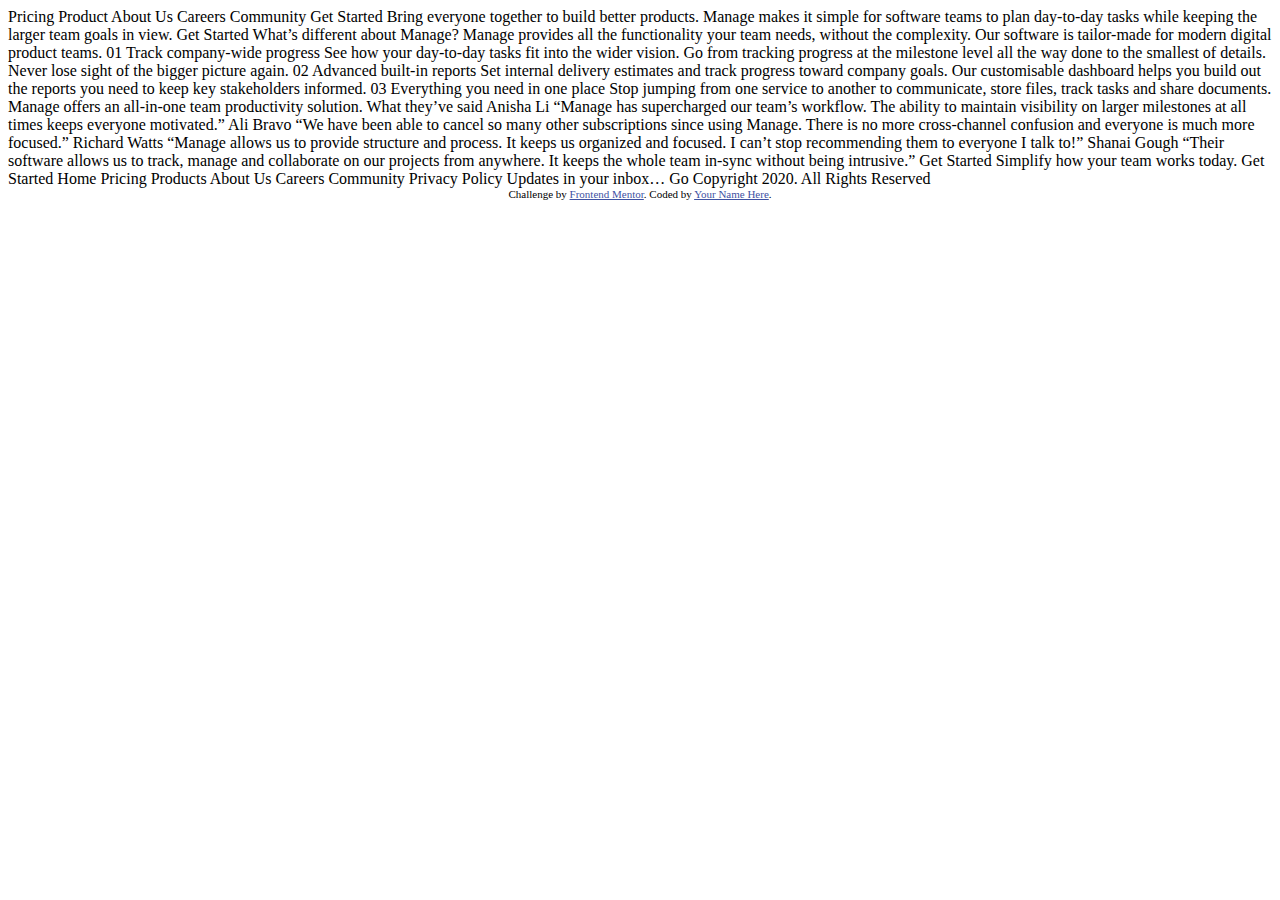
<file: challenge/index.html>
<!DOCTYPE html>
<html lang="en">
<head>
  <meta charset="UTF-8">
  <meta name="viewport" content="width=device-width, initial-scale=1.0"> <!-- displays site properly based on user's device -->

  <link rel="icon" type="image/png" sizes="32x32" href="./images/favicon-32x32.png">
  
  <title>Frontend Mentor | Manage landing page</title>

  <!-- Feel free to remove these styles or customise in your own stylesheet 👍 -->
  <style>
    .attribution { font-size: 11px; text-align: center; }
    .attribution a { color: hsl(228, 45%, 44%); }
  </style>
</head>
<body>

  Pricing
  Product
  About Us
  Careers
  Community

  Get Started

  Bring everyone together to build better products.

  Manage makes it simple for software teams to plan day-to-day 
  tasks while keeping the larger team goals in view.

  Get Started

  What’s different about Manage?

  Manage provides all the functionality your team needs, without 
  the complexity. Our software is tailor-made for modern digital 
  product teams. 

  01
  Track company-wide progress
  See how your day-to-day tasks fit into the wider vision. Go from 
  tracking progress at the milestone level all the way done to the 
  smallest of details. Never lose sight of the bigger picture again.

  02
  Advanced built-in reports
  Set internal delivery estimates and track progress toward company 
  goals. Our customisable dashboard helps you build out the reports 
  you need to keep key stakeholders informed.

  03
  Everything you need in one place
  Stop jumping from one service to another to communicate, store files, 
  track tasks and share documents. Manage offers an all-in-one team 
  productivity solution.

  What they’ve said

  Anisha Li
  “Manage has supercharged our team’s workflow. The ability to maintain 
  visibility on larger milestones at all times keeps everyone motivated.”

  Ali Bravo
  “We have been able to cancel so many other subscriptions since using 
  Manage. There is no more cross-channel confusion and everyone is much 
  more focused.”

  Richard Watts
  “Manage allows us to provide structure and process. It keeps us organized 
  and focused. I can’t stop recommending them to everyone I talk to!”

  Shanai Gough
  “Their software allows us to track, manage and collaborate on our projects 
  from anywhere. It keeps the whole team in-sync without being intrusive.”

  Get Started

  Simplify how your team works today.
  Get Started

  Home
  Pricing
  Products
  About Us
  Careers
  Community
  Privacy Policy

  Updates in your inbox…
  Go

  Copyright 2020. All Rights Reserved

  
  <div class="attribution">
    Challenge by <a href="https://www.frontendmentor.io?ref=challenge" target="_blank">Frontend Mentor</a>. 
    Coded by <a href="#">Your Name Here</a>.
  </div>
</body>
</html>
</file>
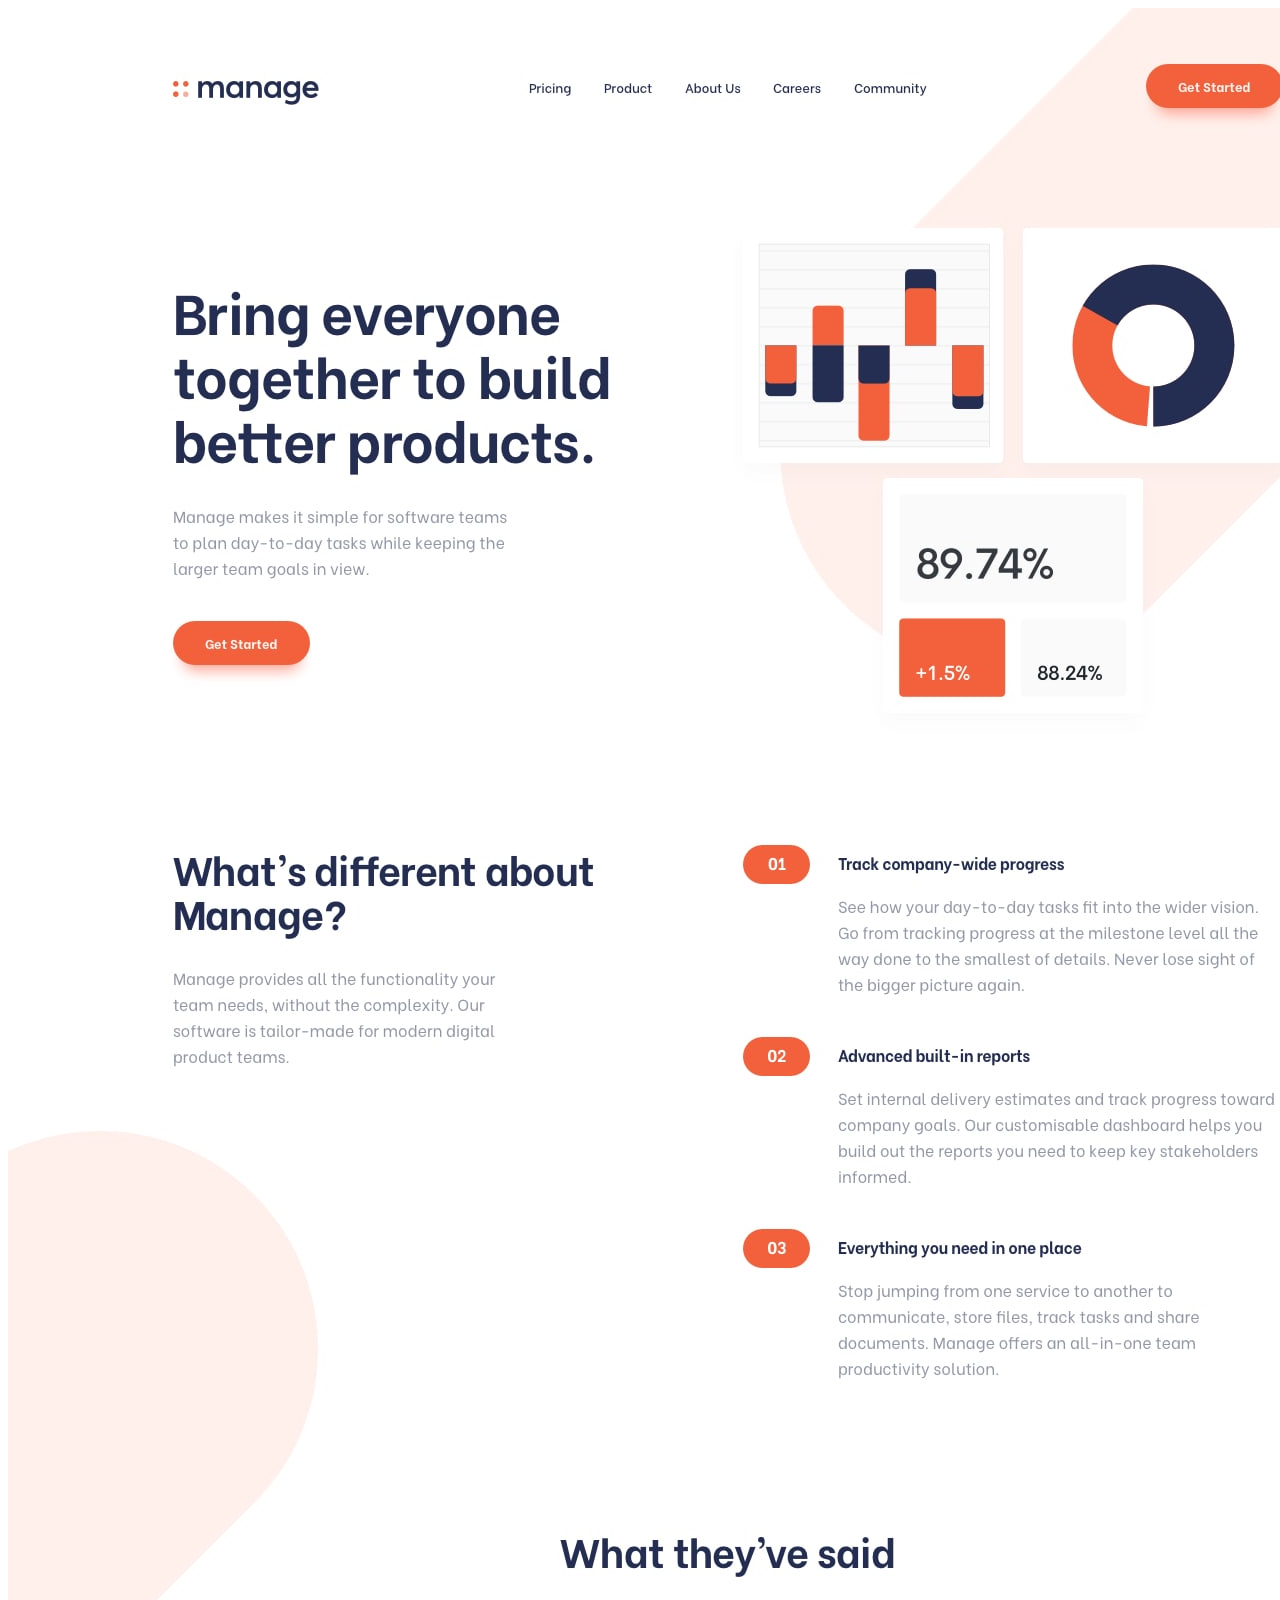
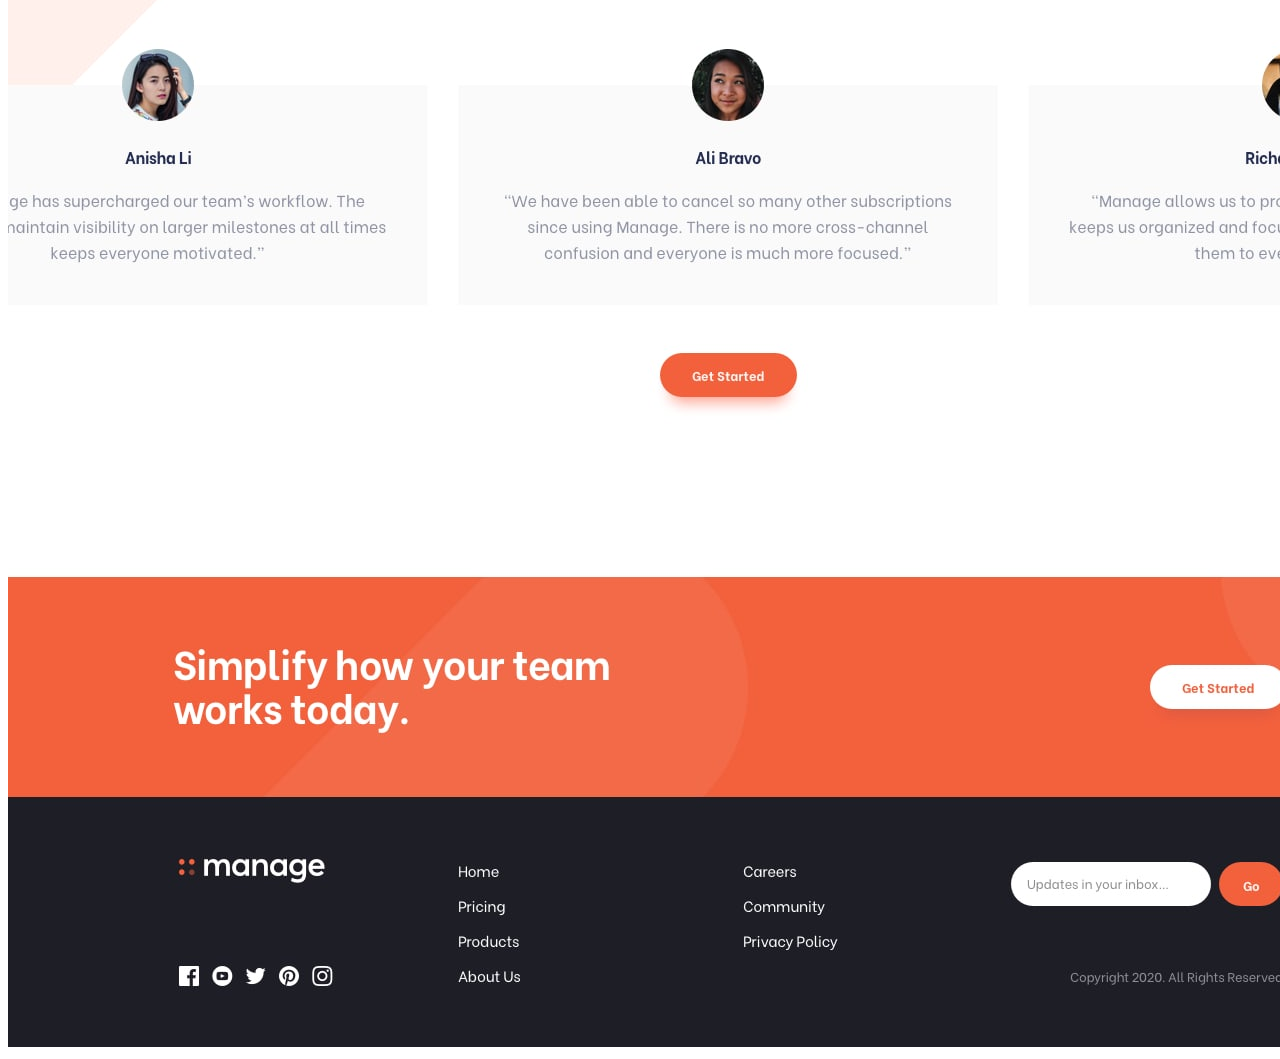
<file: teste.html>
<!DOCTYPE html>
<html lang="pt-br">
<head>
    <meta charset="UTF-8">
    <meta name="viewport" content="width=device-width, initial-scale=1.0">
    <title>Document</title>
</head>
<body>
    <img src="challenge/design/desktop-design.jpg" alt="">
</body>
</html>
</file>
